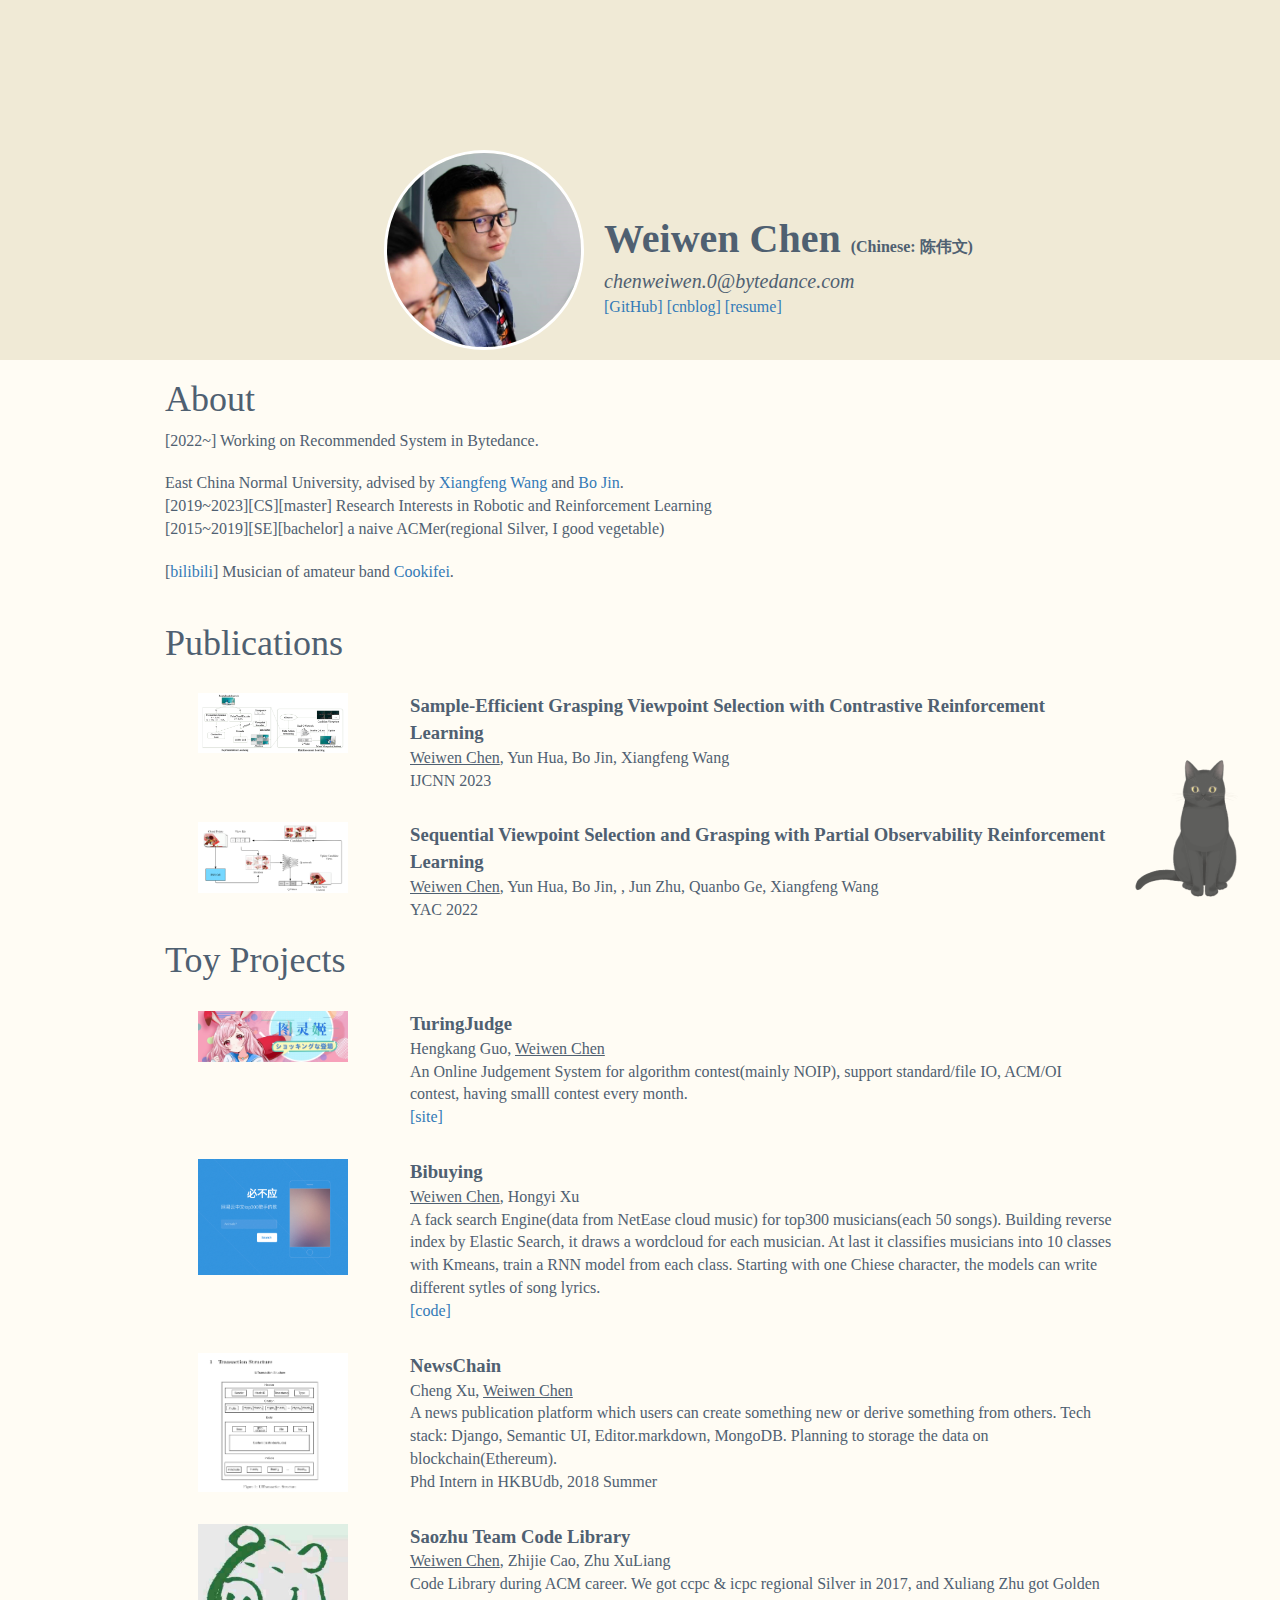
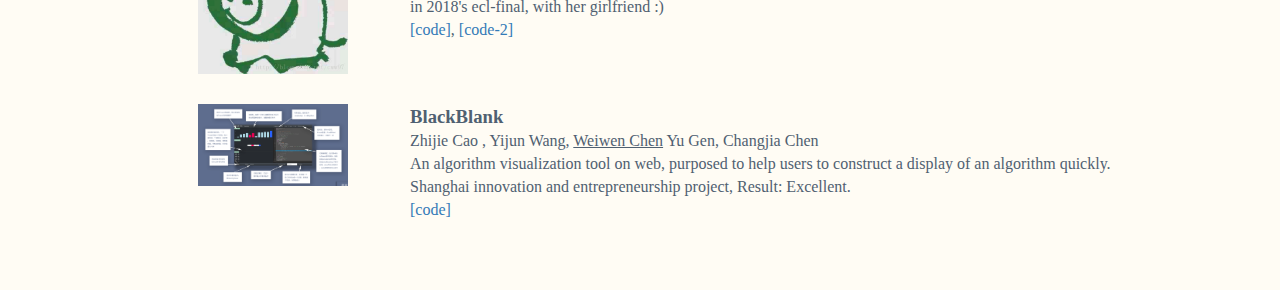
<file: index.html>
<!-- saved from url=(0037)https://web.eecs.umich.edu/~justincj/ -->
<html>

<head>
  <meta http-equiv="Content-Type" content="text/html; charset=UTF-8">
  <title>Weiwen Chen</title>
  <script async="" src="./home/analytics.js"></script>
  <script src="./home/jquery-1.11.2.min.js"></script>
  <script src="./home/bootstrap.min.js"></script>
  <link href="./home/bootstrap.min.css" rel="stylesheet">
  <link href="./home/css" rel="stylesheet" type="text/css">
  <style>
    body {
      font-family: 'sans-serif';
      font-size: 12pt;
      background-color: #FFFCF4;
      color: #4F6071;
    }

    .color1 {
      background-color: #CCC;
    }

    #header {
      width: 100%;
      height: 360px;
      background-color: #F0EAD6
    }

    #header-inner {
      position: absolute;
      width: 70%;
      left: 30%;
      top: 150px;
    }

    .img-me {
      border: 3px solid white;
      float: left;
      height: 200px;
    }

    .header-text {
      margin-top: 60px;
      margin-left: 220px;
    }

    .header-text-name {
      font-weight: bold;
      font-size: 40px;
    }

    .header-text-email {
      font-size: 20px;
      font-style: italic;
    }

    .header-text-desc {
      font-size: 20px;
    }

    #contact-info {
      position: absolute;
      left: 80%;
      width: 20%;
      top: 360px;
      height: 100px;
      background-color: #EEE;
    }

    .vspace {
      margin-bottom: 20px;
    }

    .vspace-top {
      margin-top: 30px;
    }

    .paper-image {
      width: 150px;
    }

    .paper-title {
      font-size: 14pt;
      font-weight: bold;
    }

    .paper-authors {}

    .paper-authors a {
      color: #4F6071;
    }

    .paper-link {}
  </style>

  <script src="live2d/L2Dwidget.min.js"></script>
  <script type="text/javascript">
    L2Dwidget.init({
      model: {
        jsonPath: 'live2d/tororo/assets/tororo.model.json',
      },
      display: {
        superSample: 2,
        width: 150,
        height: 150,
        position: 'right',
        hOffset: 0,
        vOffset: 0,
      },
      mobile: {
        show: true,
        scale: 1,
        motion: true,
      },
      react: {
        opacityDefault: 0.8,
        opacityOnHover: 0.2,
      }
    })
  </script>

</head>

<body>
  <div id="header">
    <div id="header-inner">
      <img src="./home/me_.jpg" class="img-circle img-me">
      <div class="header-text">
        <div class="header-text-name">
          Weiwen Chen
          <span>
            <font size="-0.5">
              (Chinese: <ruby lang="zh-Hans">陈伟文</ruby>)
            </font>
          </span>
        </div>
        <div class="header-text-email">
          chenweiwen.0@bytedance.com
          <!-- 51194501033@stu.ecnu.edu.cn -->
        </div>
        <div>
          <a href="https://github.com/cww97/">[GitHub]</a>
          <a href="https://www.cnblogs.com/cww97/">[cnblog]</a>
          <a href="resume.pdf">[resume]</a>
        </div>
      </div>
    </div>
  </div>

  <div class="container">
    <div class="col-xs-10 col-md-offset-1">
      <div class="row">
        <h1>About</h1>
        <div class="vspace">
          [2022~] Working on Recommended System in Bytedance.
        </div>
        <div class="vspace">
          East China Normal University, advised by
          <a href="https://facultyold.ecnu.edu.cn/s/2999/main.jspy" target="_blank">Xiangfeng Wang</a> and
          <a href="https://facultyold.ecnu.edu.cn/s/3868/main.jspy" target="_blank">Bo Jin</a>.<br>
          [2019~2023][CS][master] Research Interests in Robotic and Reinforcement Learning<br>
          [2015~2019][SE][bachelor] a naive ACMer(regional Silver, I good vegetable)
        </div>
        <div class="vspace">
          [<a href="https://space.bilibili.com/59425025">bilibili</a>] Musician of amateur band <a href="https://music.163.com/#/artist?id=53623751">Cookifei</a>.
        </div>

        
      </div>



      <!--
      <div class="row">
        <h1>Students</h1>
        PhD Students
        <ul>
          <li><a href="https://kdexd.github.io/">Karan Desai</a></li>
          <li>
            <a href="http://www.cs.cmu.edu/~nileshk/index.html">Nilesh Kulkarni</a>
            (Co-advised with <a href="https://web.eecs.umich.edu/~fouhey/">David Fouhey</a>)
          </li>
        </ul>
      </div>-->

      <div class="row">
        <h1>Publications</h1>
        <div class="row vspace-top">
          <div class="col-xs-3 text-center">
            <img class="paper-image" src="./image/pub-emvg.jpg">
          </div>
          <div class="col-xs-9">
            <div class="paper-title">
              Sample-Efficient Grasping Viewpoint Selection with Contrastive Reinforcement Learning
            </div>
            <div class="paper-authors">
              <u>Weiwen Chen</u>, <a href="https://scholar.google.com/citations?user=hjnEwrEAAAAJ&hl=zh-CN">Yun Hua</a>, Bo Jin, Xiangfeng Wang
              
            </div>
            <div>IJCNN 2023</div>
            <div>
              <!-- <a href="https://arxiv.org/abs/1911.09655">[arXiv]</a>
              <a href="https://github.com/facebookresearch/daqa">[code]</a> -->
            </div>
          </div>
        </div>

        <div class="row vspace-top">
          <div class="col-xs-3 text-center">
            <img class="paper-image" src="./image/pub-sdmvg.jpg">
          </div>
          <div class="col-xs-9">
            <div class="paper-title">
              Sequential Viewpoint Selection and Grasping with Partial Observability Reinforcement Learning
            </div>
            <div class="paper-authors">
              <u>Weiwen Chen</u>, Yun Hua, Bo Jin, , Jun Zhu, Quanbo Ge, Xiangfeng Wang
            </div>
            <div>YAC 2022</div>
            <div>
              <!-- <a href="https://arxiv.org/abs/1911.09655">[arXiv]</a>
              <a href="https://github.com/facebookresearch/daqa">[code]</a> -->
            </div>
          </div>
        </div>
      </div>

      <div class="row">
        <h1>Toy Projects</h1>

        <div class="row vspace-top">
          <div class="col-xs-3 text-center">
            <img class="paper-image" src="image/turingjudge.jpg">
          </div>
          <div class="col-xs-9">
            <div class="paper-title">
              TuringJudge
            </div>
            <div class="paper-authors">
              <a href="https://github.com/foreignbill">Hengkang Guo</a>,
              <u>Weiwen Chen</u>
            </div>
            <div>
              An Online Judgement System for algorithm contest(mainly NOIP),
              support standard/file IO, ACM/OI contest, having smalll contest every month.
            </div>
            <div>
              <a href="https://turingjudge.com/">[site]</a>
            </div>
          </div>
        </div>

        <div class="row vspace-top">
          <div class="col-xs-3 text-center">
            <img class="paper-image" src="image/bibuying.png">
          </div>
          <div class="col-xs-9">
            <div class="paper-title">
              Bibuying
            </div>
            <div class="paper-authors">
              <u>Weiwen Chen</u>,
              <a href="https://github.com/TonyDanidXHY">Hongyi Xu</a>
            </div>
            <div>A fack search Engine(data from NetEase cloud music) for top300 musicians(each 50 songs).
              Building reverse index by Elastic Search, it draws a wordcloud for each musician.
              At last it classifies musicians into 10 classes with Kmeans, train a RNN model from each class.
              Starting with one Chiese character, the models can write different sytles of song lyrics.
            </div>
            <div>
              <a href="https://github.com/cww97/Bibuying">[code]</a>
            </div>
          </div>
        </div>


        <div class="row vspace-top">
          <div class="col-xs-3 text-center">
            <img class="paper-image" src="image/newschain.png">
          </div>
          <div class="col-xs-9">
            <div class="paper-title">
              NewsChain
            </div>
            <div class="paper-authors">
              <a href="https://xuc.me/"> Cheng Xu</a>,
              <u>Weiwen Chen</u>
            </div>
            <div>
              A news publication platform which users can create something new or derive something from others.
              Tech stack: Django, Semantic UI, Editor.markdown, MongoDB. Planning to storage the data on
              blockchain(Ethereum).
              <br>
              Phd Intern in HKBUdb, 2018 Summer
            </div>
          </div>
        </div>

        <div class="row vspace-top">
          <div class="col-xs-3 text-center">
            <img class="paper-image" src="image/saozhu.jpg">
          </div>
          <div class="col-xs-9">
            <div class="paper-title">
              Saozhu Team Code Library
            </div>
            <div class="paper-authors">
              <u>Weiwen Chen</u>,
              <a href="https://github.com/Cardinal2376/">Zhijie Cao</a>,
              Zhu XuLiang
            </div>
            <div>
              Code Library during ACM career. We got ccpc & icpc regional Silver in 2017,
              and Xuliang Zhu got Golden in 2018's ecl-final, with her girlfriend :)
            </div>
            <div>
              <a href="https://www.zybuluo.com/cww97/note/915043">[code]</a>,
              <a href="https://github.com/cww97/OJcww97">[code-2]</a>
            </div>
          </div>
        </div>


        <div class="row vspace-top">
          <div class="col-xs-3 text-center">
            <img class="paper-image" src="image/blackblank.png">
          </div>
          <div class="col-xs-9">
            <div class="paper-title">
              BlackBlank
            </div>
            <div class="paper-authors">
              <a href="https://github.com/Cardinal2376/">Zhijie Cao</a> ,
              Yijun Wang,
              <u>Weiwen Chen</u>
              Yu Gen,
              Changjia Chen
            </div>
            <div>
              An algorithm visualization tool on web, purposed to help users to construct a display of an algorithm
              quickly.
              <br>
              Shanghai innovation and entrepreneurship project, Result: Excellent.
            </div>
            <div>
              <a href="https://github.com/Cardinal2376/BlackBlank">[code]</a>
            </div>
          </div>
        </div>
      </div>
        <!--
        <div class="row vspace-top">
          <h1>Side Projects</h1>
          <a href="https://github.com/jcjohnson/torch-rnn" target="_blank">
            <h2>Saozhu Team Code Library</h2>
          </a>
          Code Library during ACM 
        </div>-->

        <br><br><br>
      </div>

    </div>


</body>

</html>
</file>
